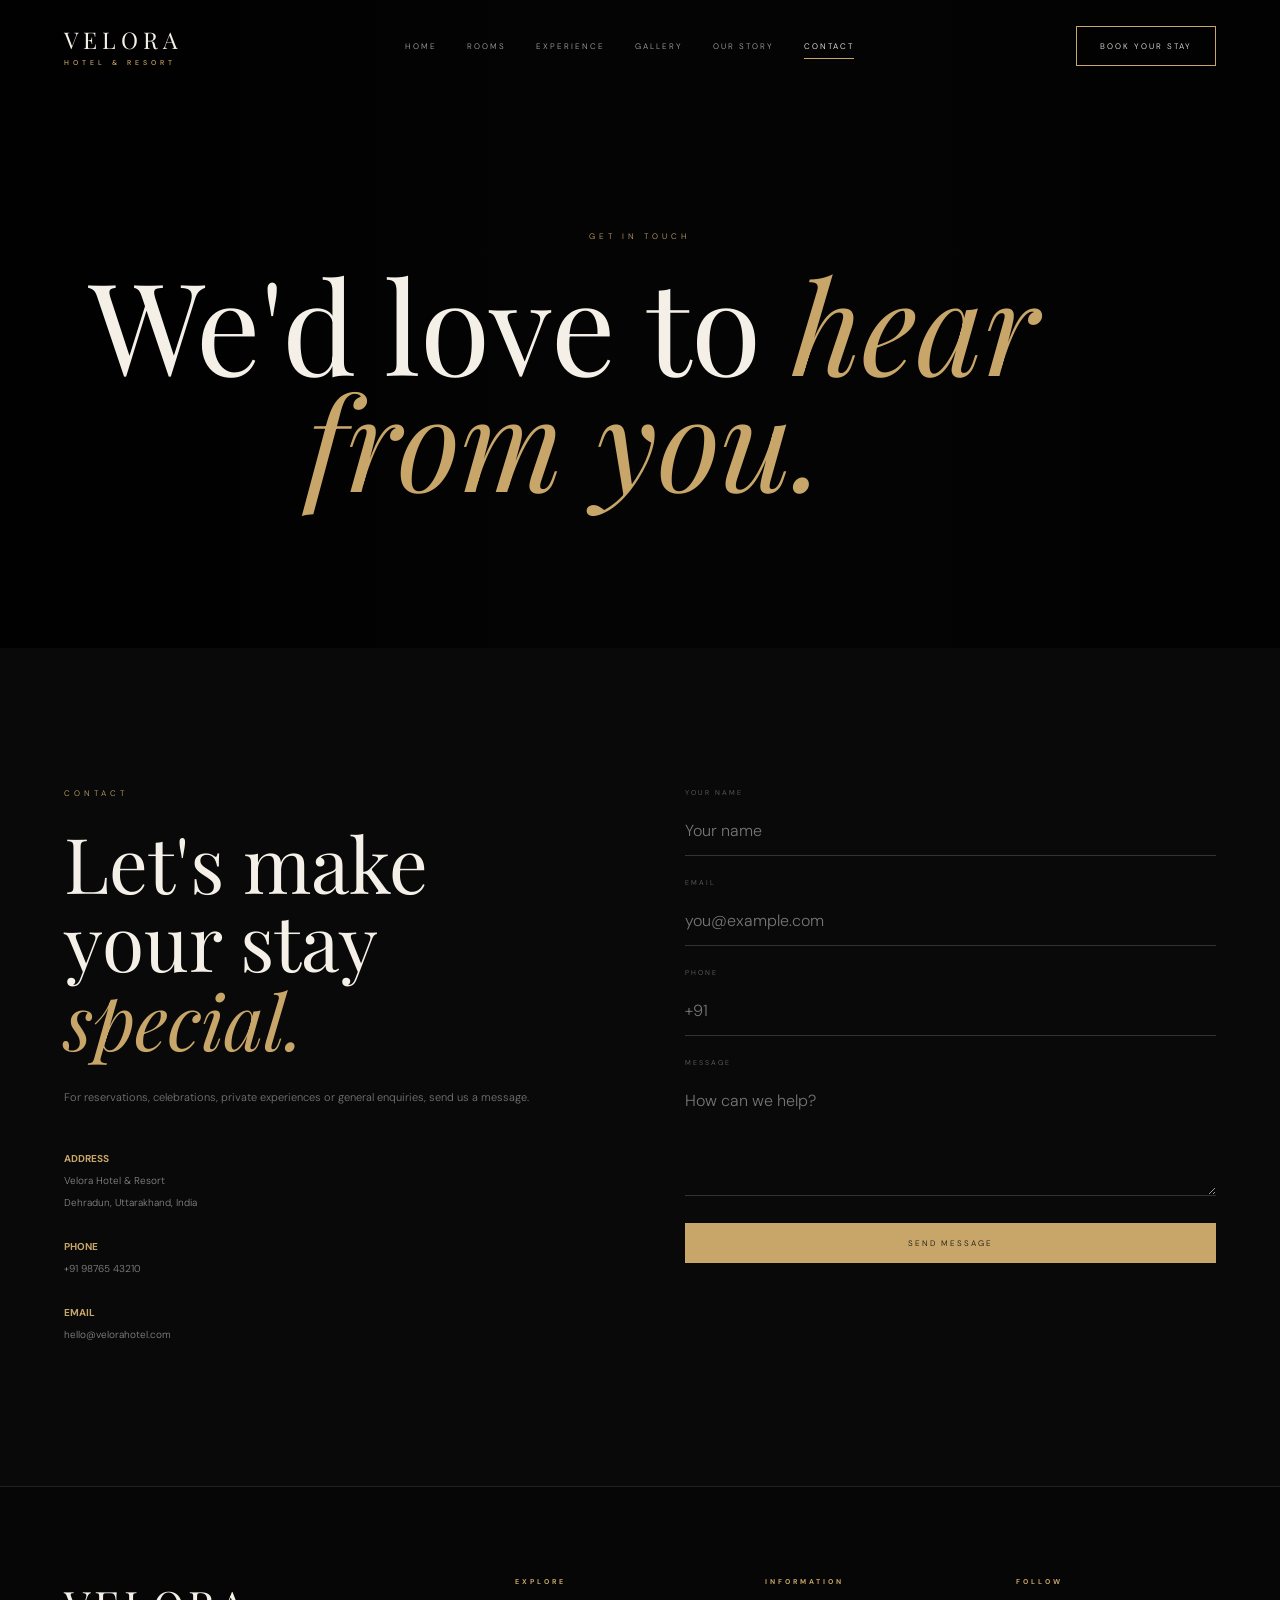
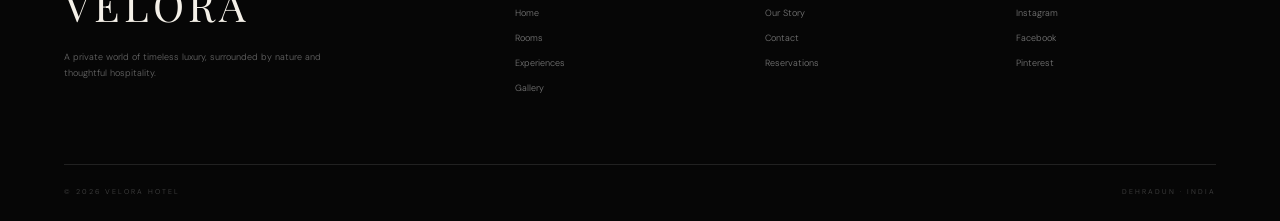
<file: contact.html>
<!DOCTYPE html>
<html lang="en">
<head>
<meta charset="UTF-8">
<meta name="viewport" content="width=device-width,initial-scale=1.0">
<title>Contact — VELORA</title>
<link rel="stylesheet" href="style.css">
</head>
<body>
<div class="loader"><div class="loader-inner"><div class="loader-logo">VELORA</div><div class="loader-line"><i></i></div></div></div>
<header class="nav">
<a class="brand" href="index.html">VELORA<span>HOTEL & RESORT</span></a>
<nav class="nav-links"><a class="" href="index.html">HOME</a>
<a class="" href="rooms.html">ROOMS</a>
<a class="" href="experience.html">EXPERIENCE</a>
<a class="" href="gallery.html">GALLERY</a>
<a class="" href="story.html">OUR STORY</a>
<a class="active" href="contact.html">CONTACT</a></nav>
<a class="book-btn" href="index.html#quick-booking">BOOK YOUR STAY</a>
<button class="menu-toggle" aria-label="Open menu"><span></span><span></span></button>
</header>
<div class="mobile-menu"><nav class="mobile-links"><a class="" href="index.html">HOME</a>
<a class="" href="rooms.html">ROOMS</a>
<a class="" href="experience.html">EXPERIENCE</a>
<a class="" href="gallery.html">GALLERY</a>
<a class="" href="story.html">OUR STORY</a>
<a href="contact.html">CONTACT</a><a href="index.html#quick-booking">BOOK</a></nav></div>

<section class="page-hero" style="background-image:url('https://images.unsplash.com/photo-1566073771259-6a8506099945?auto=format&fit=crop&w=2400&q=90')"><div class="page-hero-content" style="text-align:center"><span class="section-label">GET IN TOUCH</span><h1>We'd love to <em>hear from you.</em></h1></div></section>
<section class="section"><div class="form-wrap">
<div><span class="section-label">CONTACT</span><h2 class="section-title">Let's make your stay <em>special.</em></h2><p class="section-desc">For reservations, celebrations, private experiences or general enquiries, send us a message.</p><div style="margin-top:40px;color:#888;font-size:10px;line-height:2.2"><strong style="color:#c8a66a">ADDRESS</strong><br>Velora Hotel & Resort<br>Dehradun, Uttarakhand, India<br><br><strong style="color:#c8a66a">PHONE</strong><br>+91 98765 43210<br><br><strong style="color:#c8a66a">EMAIL</strong><br>hello@velorahotel.com</div></div>
<form class="form" data-contact-form>
<div class="field"><label>YOUR NAME</label><input required name="name" placeholder="Your name"></div>
<div class="field"><label>EMAIL</label><input required type="email" name="email" placeholder="you@example.com"></div>
<div class="field"><label>PHONE</label><input name="phone" placeholder="+91"></div>
<div class="field"><label>MESSAGE</label><textarea required name="message" placeholder="How can we help?"></textarea></div>
<button class="hero-btn primary" type="submit">SEND MESSAGE</button>
<div class="notice" data-contact-notice>Thank you. Your message has been received.</div>
</form>
</div></section>

<footer class="footer">
<div class="footer-grid">
<div class="footer-brand"><h2>VELORA</h2><p>A private world of timeless luxury, surrounded by nature and thoughtful hospitality.</p></div>
<div class="footer-links"><h4>EXPLORE</h4><a href="index.html">Home</a><a href="rooms.html">Rooms</a><a href="experience.html">Experiences</a><a href="gallery.html">Gallery</a></div>
<div class="footer-links"><h4>INFORMATION</h4><a href="story.html">Our Story</a><a href="contact.html">Contact</a><a href="index.html#quick-booking">Reservations</a></div>
<div class="footer-links"><h4>FOLLOW</h4><a href="#">Instagram</a><a href="#">Facebook</a><a href="#">Pinterest</a></div>
</div>
<div class="footer-bottom"><span>© <span class="current-year"></span> VELORA HOTEL</span><span>DEHRADUN · INDIA</span></div>
</footer>
<script src="script.js"></script>
</body></html>
</file>
<file: style.css>
@import url('https://fonts.googleapis.com/css2?family=DM+Sans:wght@300;400;500&family=Playfair+Display:ital,wght@0,400;0,500;1,400&display=swap');

:root{--bg:#090909;--soft:#111;--card:#151515;--text:#f4f0e8;--muted:#999;--gold:#c8a66a;--line:rgba(255,255,255,.11);--max:1400px}
*{margin:0;padding:0;box-sizing:border-box}
html{scroll-behavior:smooth}
body{background:var(--bg);color:var(--text);font-family:"DM Sans",sans-serif;font-weight:300;overflow-x:hidden}
body.loading{overflow:hidden}
a{color:inherit;text-decoration:none}
img{display:block;width:100%;height:100%;object-fit:cover}
button,input,textarea,select{font:inherit}
::selection{background:var(--gold);color:#111}
::-webkit-scrollbar{width:6px}::-webkit-scrollbar-track{background:#070707}::-webkit-scrollbar-thumb{background:#51442c}

.loader{position:fixed;inset:0;background:#080808;z-index:10000;display:grid;place-items:center;transition:opacity .8s,visibility .8s}
.loader.hide{opacity:0;visibility:hidden}
.loader-inner{text-align:center}
.loader-logo{font:400 34px "Playfair Display";letter-spacing:8px}
.loader-line{height:1px;width:180px;background:#333;margin:20px auto;overflow:hidden}
.loader-line i{display:block;height:100%;width:0;background:var(--gold);animation:load 1.5s ease forwards}
@keyframes load{to{width:100%}}

.nav{position:fixed;top:0;left:0;right:0;height:92px;padding:0 5%;display:flex;align-items:center;justify-content:space-between;z-index:5000;transition:.45s;border-bottom:1px solid transparent}
.nav.scrolled{height:72px;background:rgba(8,8,8,.82);backdrop-filter:blur(18px);border-color:var(--line)}
.brand{font:400 23px "Playfair Display";letter-spacing:5px;display:flex;flex-direction:column}
.brand span{font:500 7px "DM Sans";letter-spacing:4px;color:var(--gold);margin-top:3px}
.nav-links{display:flex;gap:30px;align-items:center}
.nav-links a{font-size:8px;letter-spacing:2px;color:#aaa;position:relative}
.nav-links a:after{content:"";position:absolute;left:0;bottom:-8px;width:0;height:1px;background:var(--gold);transition:.35s}
.nav-links a:hover,.nav-links a.active{color:#fff}.nav-links a:hover:after,.nav-links a.active:after{width:100%}
.book-btn,.hero-btn{display:inline-flex;align-items:center;justify-content:center;padding:14px 23px;border:1px solid var(--gold);font-size:8px;letter-spacing:2px;transition:.4s;cursor:pointer}
.book-btn:hover,.hero-btn.primary:hover{background:var(--gold);color:#111}
.hero-btn.primary{background:var(--gold);color:#111}.hero-btn.secondary{color:#fff}.hero-btn.secondary:hover{background:#fff;color:#111}
.menu-toggle{display:none;background:none;border:0;width:40px;cursor:pointer}.menu-toggle span{display:block;width:25px;height:1px;background:#fff;margin:7px auto;transition:.35s}
.mobile-menu{position:fixed;inset:0;background:#090909;z-index:4500;display:flex;align-items:center;justify-content:center;opacity:0;visibility:hidden;transform:translateY(-20px);transition:.45s}
.mobile-menu.open{opacity:1;visibility:visible;transform:none}.mobile-links{display:flex;flex-direction:column;gap:24px;text-align:center}.mobile-links a{font:400 38px "Playfair Display"}.mobile-links a:hover{color:var(--gold)}

.hero,.page-hero{position:relative;min-height:100vh;display:flex;align-items:center;overflow:hidden;background-position:center;background-size:cover}
.hero{background-image:url("https://images.unsplash.com/photo-1600607687920-4e2a09cf159d?auto=format&fit=crop&w=2400&q=90")}
.page-hero{min-height:72vh}
.hero:before,.page-hero:before,.cinematic:before{content:"";position:absolute;inset:0;background:linear-gradient(90deg,rgba(0,0,0,.82),rgba(0,0,0,.28),rgba(0,0,0,.55));z-index:1}
.hero-content,.page-hero-content{position:relative;z-index:2;width:min(90%,var(--max));margin:auto;padding-top:80px}
.eyebrow,.section-label{display:block;color:var(--gold);font-size:8px;letter-spacing:4px;margin-bottom:25px}
.hero h1,.page-hero h1{font:400 clamp(62px,10vw,145px)/.9 "Playfair Display";max-width:1000px}
em{color:var(--gold);font-style:italic}
.hero p,.page-hero p{max-width:470px;color:#aaa;font-size:11px;line-height:2;margin-top:30px}
.hero-actions{display:flex;gap:14px;margin-top:38px}
.side-note{position:absolute;z-index:2;right:5%;bottom:8%;writing-mode:vertical-rl;color:#777;font-size:7px;letter-spacing:3px}

.section{padding:140px 5%}.container{width:min(100%,var(--max));margin:auto}
.intro{text-align:center;padding:150px 6%}.intro-text{font:400 clamp(38px,5.6vw,78px)/1.12 "Playfair Display";max-width:1100px;margin:auto}.intro-text span{color:#555}
.section-title{font:400 clamp(45px,6vw,82px)/1.02 "Playfair Display";max-width:850px}.section-desc{max-width:560px;color:#777;font-size:11px;line-height:2;margin-top:28px}

.cards{display:grid;grid-template-columns:repeat(3,1fr);gap:18px;margin-top:70px}
.card{position:relative;min-height:540px;overflow:hidden;background:var(--card);border:1px solid rgba(255,255,255,.06)}
.card img{transition:transform 1s cubic-bezier(.16,1,.3,1)}.card:hover img{transform:scale(1.08)}
.card:after{content:"";position:absolute;inset:0;background:linear-gradient(transparent 25%,rgba(0,0,0,.9))}
.card-content{position:absolute;z-index:2;left:28px;right:28px;bottom:28px}.card-content small{color:var(--gold);letter-spacing:3px;font-size:7px}.card h3{font:400 38px/1 "Playfair Display";margin:12px 0}.card p{color:#aaa;font-size:9px;line-height:1.8}.card-link{display:inline-block;color:var(--gold);font-size:7px;letter-spacing:2px;margin-top:22px}

.split{display:grid;grid-template-columns:.9fr 1.1fr;gap:90px;align-items:center;max-width:1200px;margin:auto}.split.reverse{grid-template-columns:1.1fr .9fr}.split-image{height:650px;overflow:hidden}.split-image img{transition:transform 1s}.split-image:hover img{transform:scale(1.05)}.split-copy p{color:#777;font-size:11px;line-height:2;margin-top:24px;max-width:540px}.signature{font:400 34px "Playfair Display";color:var(--gold);margin-top:38px}

.cinematic{height:82vh;min-height:560px;position:relative;display:grid;place-items:center;overflow:hidden;background-size:cover;background-position:center}.cinematic:before{background:rgba(0,0,0,.42)}.cinematic-content{position:relative;z-index:2;text-align:center}.cinematic h2{font:400 clamp(48px,7vw,100px) "Playfair Display"}

.gallery{display:grid;grid-template-columns:repeat(12,1fr);gap:10px;margin-top:60px}.gallery a{height:330px;overflow:hidden}.gallery a:nth-child(1),.gallery a:nth-child(4){grid-column:span 5}.gallery a:nth-child(2),.gallery a:nth-child(3){grid-column:span 7}.gallery a:nth-child(5){grid-column:span 4}.gallery a:nth-child(6){grid-column:span 8}.gallery img{transition:transform 1s}.gallery a:hover img{transform:scale(1.08)}

.form-wrap{display:grid;grid-template-columns:1fr 1fr;gap:90px;max-width:1200px;margin:auto}.form{display:flex;flex-direction:column;gap:22px}.field label{display:block;color:#666;font-size:7px;letter-spacing:2px;margin-bottom:9px}.field input,.field textarea,.field select{width:100%;background:transparent;color:#fff;border:0;border-bottom:1px solid #333;padding:14px 0;outline:0}.field select option{background:#111}.field textarea{min-height:120px;resize:vertical}.field input:focus,.field textarea:focus,.field select:focus{border-color:var(--gold)}
.notice{padding:14px 18px;border:1px solid rgba(200,166,106,.35);color:#aaa;font-size:9px;display:none}.notice.show{display:block}.notice.success{color:#c8a66a}

.quote{font:400 clamp(35px,5vw,68px)/1.15 "Playfair Display";text-align:center;max-width:1000px;margin:auto}

.footer{padding:90px 5% 25px;background:#060606;border-top:1px solid var(--line)}.footer-grid{width:min(1300px,100%);margin:auto;display:grid;grid-template-columns:2fr 1fr 1fr 1fr;gap:50px;padding-bottom:70px}.footer-brand h2{font:400 42px "Playfair Display";letter-spacing:4px}.footer-brand p{color:#666;font-size:9px;line-height:1.8;max-width:280px;margin-top:16px}.footer-links{display:flex;flex-direction:column;gap:13px}.footer-links h4{color:var(--gold);font-size:7px;letter-spacing:3px;margin-bottom:8px}.footer-links a{color:#777;font-size:9px;transition:.3s}.footer-links a:hover{color:#fff;transform:translateX(4px)}.footer-bottom{width:min(1300px,100%);margin:auto;border-top:1px solid var(--line);padding-top:22px;display:flex;justify-content:space-between;color:#444;font-size:7px;letter-spacing:2px}

.reveal{opacity:0;transform:translateY(35px);transition:opacity .9s ease,transform .9s cubic-bezier(.16,1,.3,1)}.reveal.visible{opacity:1;transform:none}
.hero .reveal{opacity:1;transform:none}.hero .hero-content>*{animation:heroIn 1s both}.hero .hero-content>*:nth-child(2){animation-delay:.15s}.hero .hero-content>*:nth-child(3){animation-delay:.3s}.hero .hero-content>*:nth-child(4){animation-delay:.45s}
@keyframes heroIn{from{opacity:0;transform:translateY(35px)}to{opacity:1;transform:none}}
.float{animation:float 6s ease-in-out infinite}@keyframes float{50%{transform:translateY(-12px)}}

.booking-summary{padding:24px;border:1px solid var(--line);background:#101010;margin-bottom:25px}.booking-summary strong{display:block;font:400 28px "Playfair Display";margin-bottom:8px}.booking-summary span{color:#777;font-size:9px}

@media(max-width:1050px){.nav-links,.nav>.book-btn{display:none}.menu-toggle{display:block}.cards{grid-template-columns:repeat(2,1fr)}.split,.split.reverse,.form-wrap{grid-template-columns:1fr;gap:50px}.split-image{height:520px}.footer-grid{grid-template-columns:1.5fr 1fr 1fr}}
@media(max-width:700px){.nav{height:78px;padding:0 6%}.brand{font-size:19px}.hero,.page-hero{min-height:760px}.hero-content,.page-hero-content{width:88%;padding-top:90px}.hero h1,.page-hero h1{font-size:clamp(55px,16vw,90px)}.hero-actions{flex-direction:column;width:230px}.side-note{display:none}.section{padding:95px 6%}.intro{padding:110px 6%}.cards{grid-template-columns:1fr}.card{min-height:470px}.split-image{height:420px}.gallery{grid-template-columns:1fr 1fr}.gallery a,.gallery a:nth-child(n){grid-column:span 1;height:220px}.gallery a:first-child{grid-column:span 2}.cinematic{min-height:500px;height:68vh}.footer-grid{grid-template-columns:1fr 1fr;gap:40px 20px}.footer-brand{grid-column:span 2}.footer-bottom{flex-direction:column;gap:10px}}
@media(max-width:430px){.footer-grid{grid-template-columns:1fr}.footer-brand{grid-column:auto}.gallery a,.gallery a:nth-child(n){height:180px}.gallery a:first-child{grid-column:span 2}}
@media(prefers-reduced-motion:reduce){html{scroll-behavior:auto}.reveal{transition:none}.hero .hero-content>*{animation:none}}

/* ===== CINEMATIC MOTION UPGRADE ===== */
.hero{background:none!important}
.hero-video{position:absolute;inset:0;width:100%;height:100%;object-fit:cover;z-index:0;filter:saturate(.8) contrast(1.05);transform:scale(1.04);animation:heroVideoZoom 18s ease-in-out infinite alternate}
.hero-motion{position:absolute;inset:0;z-index:1;overflow:hidden;pointer-events:none}
.hero-motion:before{content:"";position:absolute;width:45vw;height:45vw;left:-12vw;top:15%;border:1px solid rgba(200,166,106,.18);border-radius:50%;animation:orbitOne 18s linear infinite}
.hero-motion:after{content:"";position:absolute;width:28vw;height:28vw;right:-8vw;bottom:-8vw;border:1px solid rgba(255,255,255,.12);border-radius:50%;animation:orbitTwo 24s linear infinite}
.hero:after{content:"";position:absolute;inset:0;z-index:1;background:linear-gradient(90deg,rgba(0,0,0,.84),rgba(0,0,0,.25),rgba(0,0,0,.58)),linear-gradient(0deg,rgba(0,0,0,.55),transparent 55%)}
.hero-content{z-index:3}
.hero-glow{position:absolute;z-index:2;width:30vw;height:30vw;border-radius:50%;background:rgba(200,166,106,.12);filter:blur(70px);right:8%;top:18%;animation:glowFloat 8s ease-in-out infinite alternate}
.scroll-indicator{position:absolute;z-index:4;bottom:34px;left:50%;transform:translateX(-50%);display:flex;flex-direction:column;align-items:center;gap:10px;color:#aaa;font-size:7px;letter-spacing:3px}
.scroll-indicator i{display:block;width:1px;height:55px;background:linear-gradient(#c8a66a,transparent);animation:scrollPulse 1.8s ease-in-out infinite}
.motion-line{position:absolute;left:5%;right:5%;bottom:10%;height:1px;background:linear-gradient(90deg,transparent,rgba(200,166,106,.5),transparent);transform-origin:left;animation:lineSweep 5s ease-in-out infinite}
@keyframes heroVideoZoom{0%{transform:scale(1.04)}100%{transform:scale(1.13)}}
@keyframes orbitOne{to{transform:rotate(360deg) translateX(20px) rotate(-360deg)}}
@keyframes orbitTwo{to{transform:rotate(-360deg) translateX(15px) rotate(360deg)}}
@keyframes glowFloat{from{transform:translate3d(-20px,10px,0) scale(.9)}to{transform:translate3d(30px,-25px,0) scale(1.15)}}
@keyframes scrollPulse{0%,100%{opacity:.3;transform:scaleY(.5);transform-origin:top}50%{opacity:1;transform:scaleY(1);transform-origin:top}}
@keyframes lineSweep{0%,100%{transform:scaleX(0);opacity:0}35%,65%{transform:scaleX(1);opacity:1}}
.page-hero{background:none!important}
.page-hero-video{position:absolute;inset:0;width:100%;height:100%;object-fit:cover;z-index:0;filter:saturate(.7)}
.page-hero:after{content:"";position:absolute;inset:0;background:linear-gradient(90deg,rgba(0,0,0,.82),rgba(0,0,0,.28),rgba(0,0,0,.6));z-index:1}
.page-hero-content{z-index:2}
.cinematic{background:none!important}
.cinematic-video{position:absolute;inset:0;width:100%;height:100%;object-fit:cover;z-index:0;filter:saturate(.7)}
.cinematic .cinematic-content{z-index:2}
.cinematic:after{content:"";position:absolute;inset:0;background:rgba(0,0,0,.4);z-index:1}
.magnetic{will-change:transform}
@media(max-width:700px){
 .hero-video,.page-hero-video,.cinematic-video{filter:brightness(.62) saturate(.65)}
 .hero-glow{width:55vw;height:55vw;right:-15%;top:22%}
 .hero-motion:before{width:70vw;height:70vw;left:-30vw}
 .hero-motion:after{width:50vw;height:50vw}
}
@media(prefers-reduced-motion:reduce){
 .hero-video,.hero-motion:before,.hero-motion:after,.hero-glow,.motion-line,.scroll-indicator i{animation:none}
}

/* =========================================================
   STARFIELD / GALAXY HERO
========================================================= */
.starfield{
  position:absolute;
  inset:0;
  z-index:2;
  overflow:hidden;
  pointer-events:none;
  opacity:.95;
}
.star{
  position:absolute;
  width:var(--s,2px);
  height:var(--s,2px);
  border-radius:50%;
  background:#fff;
  box-shadow:0 0 5px 1px rgba(255,255,255,.65),0 0 12px rgba(220,190,120,.35);
  animation:twinkle var(--d,3s) ease-in-out infinite;
  animation-delay:var(--delay,0s);
}
.star.gold{
  background:#d8b56d;
  box-shadow:0 0 6px 2px rgba(216,181,109,.7),0 0 15px rgba(216,181,109,.25);
}
.star.big{
  width:3px;height:3px;
}
.shooting-star{
  position:absolute;
  width:100px;
  height:1px;
  background:linear-gradient(90deg,transparent,rgba(255,255,255,.9));
  transform:rotate(-28deg);
  filter:drop-shadow(0 0 5px rgba(255,255,255,.7));
  opacity:0;
  animation:shoot 6s linear infinite;
}
.shooting-star.s2{animation-delay:2.8s;left:72%;top:18%}
.shooting-star.s3{animation-delay:4.4s;left:38%;top:10%;width:75px}
@keyframes twinkle{
  0%,100%{opacity:.22;transform:scale(.65)}
  45%{opacity:1;transform:scale(1.25)}
  70%{opacity:.55;transform:scale(.9)}
}
@keyframes shoot{
  0%{opacity:0;transform:translate3d(0,0,0) rotate(-28deg) scaleX(.2)}
  5%{opacity:1}
  18%{opacity:0;transform:translate3d(-280px,150px,0) rotate(-28deg) scaleX(1)}
  100%{opacity:0;transform:translate3d(-280px,150px,0) rotate(-28deg) scaleX(1)}
}
.hero .hero-content{z-index:4}
.hero:after{z-index:3!important}
.hero-motion{z-index:3}
.hero-glow{z-index:1}

/* =========================================================
   BOOK YOUR STAY — MOVING GOLD CTA
========================================================= */
.book-btn{
  position:relative;
  overflow:hidden;
  isolation:isolate;
  animation:bookingBreath 3.2s ease-in-out infinite;
}
.book-btn:before{
  content:"";
  position:absolute;
  inset:0;
  z-index:-1;
  background:linear-gradient(110deg,transparent 15%,rgba(200,166,106,.28) 45%,rgba(255,255,255,.55) 50%,rgba(200,166,106,.28) 55%,transparent 85%);
  transform:translateX(-120%);
  animation:bookingShine 3.8s ease-in-out infinite;
}
.book-btn:after{
  content:"";
  position:absolute;
  inset:0;
  border:1px solid rgba(200,166,106,.9);
  transform:scale(.92);
  opacity:0;
  animation:bookingPulse 2.6s ease-out infinite;
  pointer-events:none;
}
@keyframes bookingShine{
  0%,45%{transform:translateX(-120%)}
  70%,100%{transform:translateX(120%)}
}
@keyframes bookingPulse{
  0%,45%{transform:scale(.92);opacity:0}
  58%{opacity:.9}
  100%{transform:scale(1.18);opacity:0}
}
@keyframes bookingBreath{
  0%,100%{box-shadow:0 0 0 rgba(200,166,106,0)}
  50%{box-shadow:0 0 24px rgba(200,166,106,.12)}
}
.hero .hero-btn.primary{
  position:relative;
  overflow:hidden;
}
.hero .hero-btn.primary:after{
  content:"";
  position:absolute;
  top:0;bottom:0;left:-70%;
  width:40%;
  background:linear-gradient(100deg,transparent,rgba(255,255,255,.55),transparent);
  transform:skewX(-20deg);
  animation:buttonSweep 3.2s ease-in-out infinite;
}
@keyframes buttonSweep{
  0%,48%{left:-70%}
  70%,100%{left:140%}
}
@media(max-width:700px){
 .star{opacity:.8}
 .shooting-star{width:70px}
}
@media(prefers-reduced-motion:reduce){
 .star,.shooting-star,.book-btn,.book-btn:before,.book-btn:after,.hero .hero-btn.primary:after{animation:none!important}
}

/* =========================================================
   HERO ROTATING WORD — LUXURY / PREMIUM / COMFORT / EXCEPTIONAL
   Smooth vertical slide, inspired by premium hotel landing pages.
========================================================= */
.rotating-word-wrap{
  position:relative;
  display:inline-block;
  min-width:5.8em;
  height:1.08em;
  vertical-align:baseline;
  overflow:hidden;
  color:#d9b66f;
  font-style:italic;
  white-space:nowrap;
}
.rotating-word{
  position:absolute;
  left:0;
  top:0;
  width:100%;
  opacity:0;
  transform:translateY(115%);
  filter:blur(4px);
  transition:
    transform .85s cubic-bezier(.22,.8,.25,1),
    opacity .6s ease,
    filter .7s ease;
}
.rotating-word.is-active{
  opacity:1;
  transform:translateY(0);
  filter:blur(0);
}
.rotating-word.is-leaving{
  opacity:0;
  transform:translateY(-115%);
  filter:blur(4px);
}
@media(max-width:700px){
  .rotating-word-wrap{min-width:5.4em}
}
@media(prefers-reduced-motion:reduce){
  .rotating-word{transition:none}
}

.quick-booking{position:relative;z-index:7;width:min(1180px,calc(100% - 48px));margin:0 auto;background:rgba(12,12,12,.88);border:1px solid rgba(210,175,105,.32);box-shadow:0 20px 55px rgba(0,0,0,.28);backdrop-filter:blur(18px)}.quick-booking-inner{min-height:112px;display:flex;align-items:center;padding:20px 22px;gap:22px}.booking-field{flex:1;min-width:0;display:flex;flex-direction:column;gap:9px}.booking-field label{color:#c8a66a;font-size:9px;letter-spacing:2.5px}.booking-field input,.booking-field select{width:100%;border:0;outline:0;background:transparent;color:#f4f0e8;font-family:inherit;font-size:14px;padding:3px 0;color-scheme:dark}.booking-divider{width:1px;height:42px;background:rgba(255,255,255,.13)}.quick-book-btn{min-width:155px;height:52px;border:1px solid #c8a66a;background:#c8a66a;color:#111;display:flex;align-items:center;justify-content:center;gap:14px;padding:0 22px;font-size:10px;letter-spacing:2.2px;font-weight:600;cursor:pointer;position:relative;overflow:hidden;transition:.35s}.quick-book-btn:before{content:"";position:absolute;inset:0;background:linear-gradient(110deg,transparent 20%,rgba(255,255,255,.55) 50%,transparent 80%);transform:translateX(-120%);animation:quickBookShine 3.8s ease-in-out infinite}.quick-book-btn span,.quick-book-btn i{position:relative;z-index:1}.quick-book-btn i{font-style:normal;font-size:16px}.quick-book-btn:hover{transform:translateY(-3px);box-shadow:0 12px 28px rgba(200,166,106,.22)}@keyframes quickBookShine{0%,45%{transform:translateX(-120%)}70%,100%{transform:translateX(120%)}}@media(max-width:900px){.quick-booking{width:min(92%,700px)}.quick-booking-inner{display:grid;grid-template-columns:1fr 1fr;gap:18px 22px}.booking-divider{display:none}.quick-book-btn{width:100%}}@media(max-width:560px){.quick-booking{width:calc(100% - 28px)}.quick-booking-inner{grid-template-columns:1fr;padding:20px}}
/* =========================================================
   QUICK BOOKING SUCCESS MODAL
========================================================= */
.booking-success-overlay{position:fixed;inset:0;z-index:99999;display:flex;align-items:center;justify-content:center;padding:22px;background:rgba(0,0,0,.74);backdrop-filter:blur(12px);-webkit-backdrop-filter:blur(12px);opacity:0;visibility:hidden;transition:.35s ease}
.booking-success-overlay.show{opacity:1;visibility:visible}
.booking-success-card{position:relative;width:min(510px,100%);padding:42px 36px 32px;text-align:center;background:#111;border:1px solid rgba(200,166,106,.5);box-shadow:0 30px 100px rgba(0,0,0,.55);transform:translateY(24px) scale(.96);transition:transform .4s ease}
.booking-success-overlay.show .booking-success-card{transform:translateY(0) scale(1)}
.booking-success-close{position:absolute;top:10px;right:15px;border:0;background:none;color:#999;font-size:28px;cursor:pointer}
.booking-success-check{width:58px;height:58px;margin:0 auto 18px;border:1px solid #c8a66a;border-radius:50%;display:grid;place-items:center;color:#c8a66a;font-size:27px}
.booking-success-kicker{color:#c8a66a;font-size:9px;letter-spacing:3px;margin-bottom:12px}
.booking-success-card h3{margin:0 0 9px;color:#f4f0e8;font-size:30px;font-weight:400}
.booking-success-text{margin:0 0 24px;color:#999;font-size:13px;line-height:1.7}
.booking-summary{display:grid;grid-template-columns:1fr 1fr;border-top:1px solid rgba(255,255,255,.1);border-bottom:1px solid rgba(255,255,255,.1);margin-bottom:24px}
.booking-summary div{padding:14px 9px}.booking-summary div:nth-child(odd){border-right:1px solid rgba(255,255,255,.1)}.booking-summary div:nth-child(-n+2){border-bottom:1px solid rgba(255,255,255,.1)}
.booking-summary span{display:block;color:#c8a66a;font-size:8px;letter-spacing:2px;margin-bottom:6px}.booking-summary strong{color:#eee;font-size:13px;font-weight:400}
.booking-success-ok{min-width:125px;height:45px;border:1px solid #c8a66a;background:#c8a66a;color:#111;font-size:9px;letter-spacing:2px;cursor:pointer}
body.booking-modal-open{overflow:hidden}
@media(max-width:520px){.booking-success-card{padding:36px 19px 26px}.booking-success-card h3{font-size:25px}}


#quickPersons {
    color: #ffffff;
    background: transparent;
    cursor: pointer;
}

#quickPersons option {
    color: #111111;
    background: #ffffff;
    padding: 10px;
}
</file>
